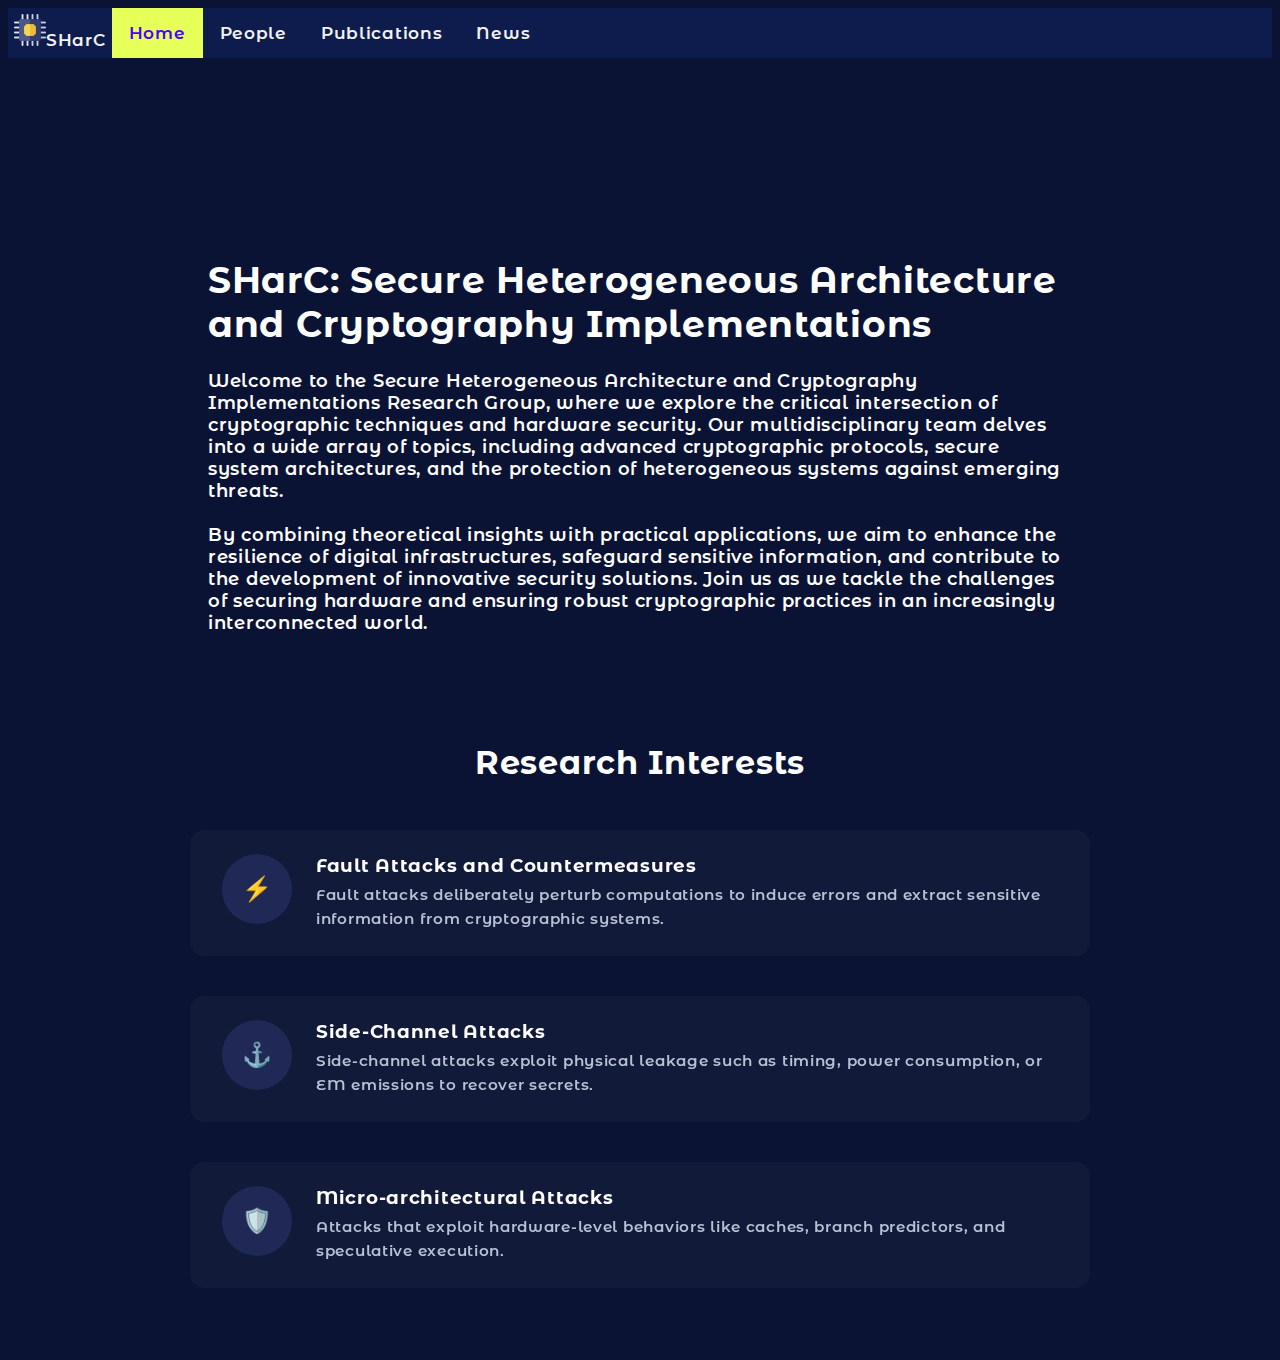
<file: index.html>
<!DOCTYPE html>
<html lang="en">

<head>
    <meta charset="UTF-8">
    <meta name="viewport" content="width=device-width, initial-scale=1.0">
    <title>SHarC</title>
    <link rel="stylesheet" href="style.css">
    <link rel="stylesheet" href="https://cdnjs.cloudflare.com/ajax/libs/font-awesome/4.7.0/css/font-awesome.min.css">
    <link rel="preconnect" href="https://fonts.googleapis.com">
    <link rel="preconnect" href="https://fonts.gstatic.com" crossorigin>
    <link href="https://fonts.googleapis.com/css2?family=Montserrat+Alternates:wght@400;600&display=swap"
        rel="stylesheet">

</head>

<body>
    <div id="navbar"></div>

    <main class="main-content">
        <section class="hero">
            <h1>SHarC: Secure Heterogeneous Architecture and Cryptography Implementations</h1>
            <p>
                Welcome to the Secure Heterogeneous Architecture and Cryptography Implementations Research Group, where
                we explore the critical intersection of cryptographic techniques and hardware security. Our
                multidisciplinary team delves into a wide array of topics, including advanced cryptographic protocols,
                secure system architectures, and the protection of heterogeneous systems against emerging threats.<br>
                <br>

                By combining theoretical insights with practical applications, we aim to enhance the resilience of
                digital
                infrastructures, safeguard sensitive information, and contribute to the development of innovative
                security solutions. Join us as we tackle the challenges of securing hardware and ensuring robust
                cryptographic practices in an increasingly interconnected world.
            </p>
        </section>
    </main>

    <section class="research-section">
        <h2 class="section-title">Research Interests</h2>

        <div class="research-list">

            <div class="research-card">
                <div class="icon-circle">
                    ⚡
                </div>
                <div class="card-content">
                    <h3>Fault Attacks and Countermeasures</h3>
                    <p>
                        Fault attacks deliberately perturb computations to induce errors
                        and extract sensitive information from cryptographic systems.
                    </p>
                </div>
            </div>

            <div class="research-card">
                <div class="icon-circle">
                    ⚓
                </div>
                <div class="card-content">
                    <h3>Side-Channel Attacks</h3>
                    <p>
                        Side-channel attacks exploit physical leakage such as timing,
                        power consumption, or EM emissions to recover secrets.
                    </p>
                </div>
            </div>

            <div class="research-card">
                <div class="icon-circle">
                    🛡️
                </div>
                <div class="card-content">
                    <h3>Micro-architectural Attacks</h3>
                    <p>
                        Attacks that exploit hardware-level behaviors like caches,
                        branch predictors, and speculative execution.
                    </p>
                </div>
            </div>

        </div>
    </section>





    <script src="script.js" defer></script>
</body>

</html>
</file>
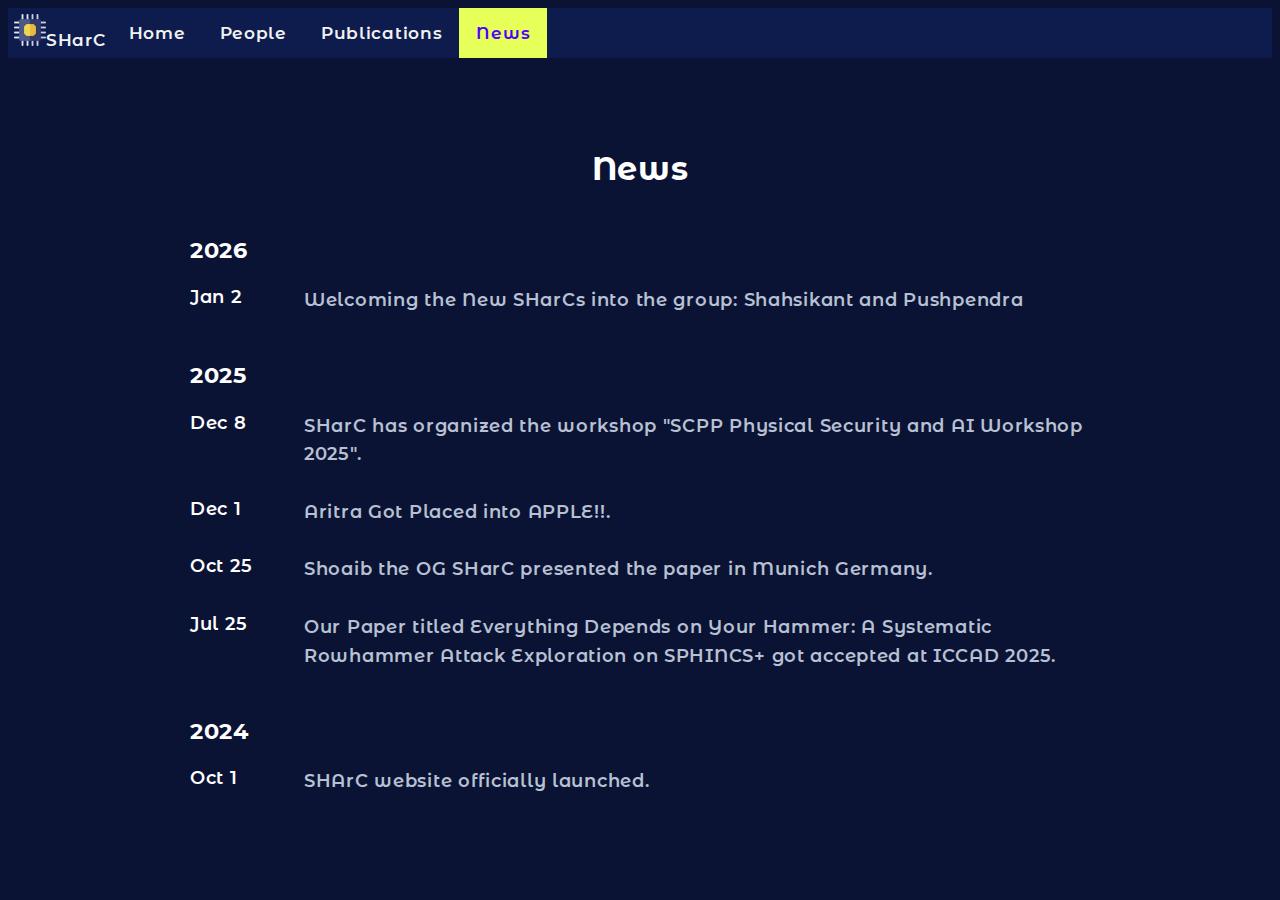
<file: news.html>
<!DOCTYPE html>
<html lang="en">

<head>
    <meta charset="UTF-8">
    <meta name="viewport" content="width=device-width, initial-scale=1.0">
    <title>SHarC</title>
    <link rel="stylesheet" href="style.css">
    <link rel="stylesheet" href="https://cdnjs.cloudflare.com/ajax/libs/font-awesome/4.7.0/css/font-awesome.min.css">
    <link rel="preconnect" href="https://fonts.googleapis.com">
    <link rel="preconnect" href="https://fonts.gstatic.com" crossorigin>
    <link href="https://fonts.googleapis.com/css2?family=Montserrat+Alternates:wght@400;600&display=swap"
        rel="stylesheet">

</head>

<body>
    <div id="navbar"></div>

    <section class="news-section">

        <h2 class="section-title">News</h2>

        <!-- 2026 -->
        <div class="news-year">
            <h3 class="news-year-title">2026</h3>
            <ul class="news-list">

                <li class="news-item">
                    <a href="">
                        <span class="news-date">Jan 2</span>
                        <span class="news-text">Welcoming the New SHarCs into the group: Shahsikant and Pushpendra
                        </span>
                    </a>
                </li>

            </ul>
        </div>

        <!-- 2025 -->
        <div class="news-year">
            <h3 class="news-year-title">2025</h3>
            <ul class="news-list">

                <li class="news-item">
                    <a href="https://shoaibubaid.github.io/workshop_website/">
                        <span class="news-date">Dec 8</span>
                        <span class="news-text">SHarC has organized the workshop "SCPP Physical Security
                            and AI
                            Workshop 2025".</span>
                    </a>
                </li>

                <li class="news-item">
                    <a href="">
                        <span class="news-date">Dec 1</span>
                        <span class="news-text">Aritra Got Placed into APPLE!!.</span>
                    </a>
                </li>

                <li class="news-item">
                    <a href="">
                        <span class="news-date">Oct 25</span>
                        <span class="news-text">Shoaib the OG SHarC presented the paper in Munich Germany.</span>
                    </a>
                </li>
                <li class="news-item">
                    <a href="https://ieeexplore.ieee.org/document/11240843">
                        <span class="news-date">Jul 25</span>
                        <span class="news-text">Our Paper titled Everything Depends on Your Hammer: A Systematic
                            Rowhammer Attack Exploration on SPHINCS+ got accepted at ICCAD 2025.</span>
                    </a>
                </li>



            </ul>
        </div>

        <!-- 2024 -->
        <div class="news-year">
            <h3 class="news-year-title">2024</h3>
            <ul class="news-list">

                <li class="news-item">
                    <a href="index.html">
                        <span class="news-date">Oct 1</span>
                        <span class="news-text">SHArC website officially launched.</span>
                    </a>
                </li>

            </ul>
        </div>

    </section>

    <script src="script.js" defer></script>
</body>

</html>
</file>
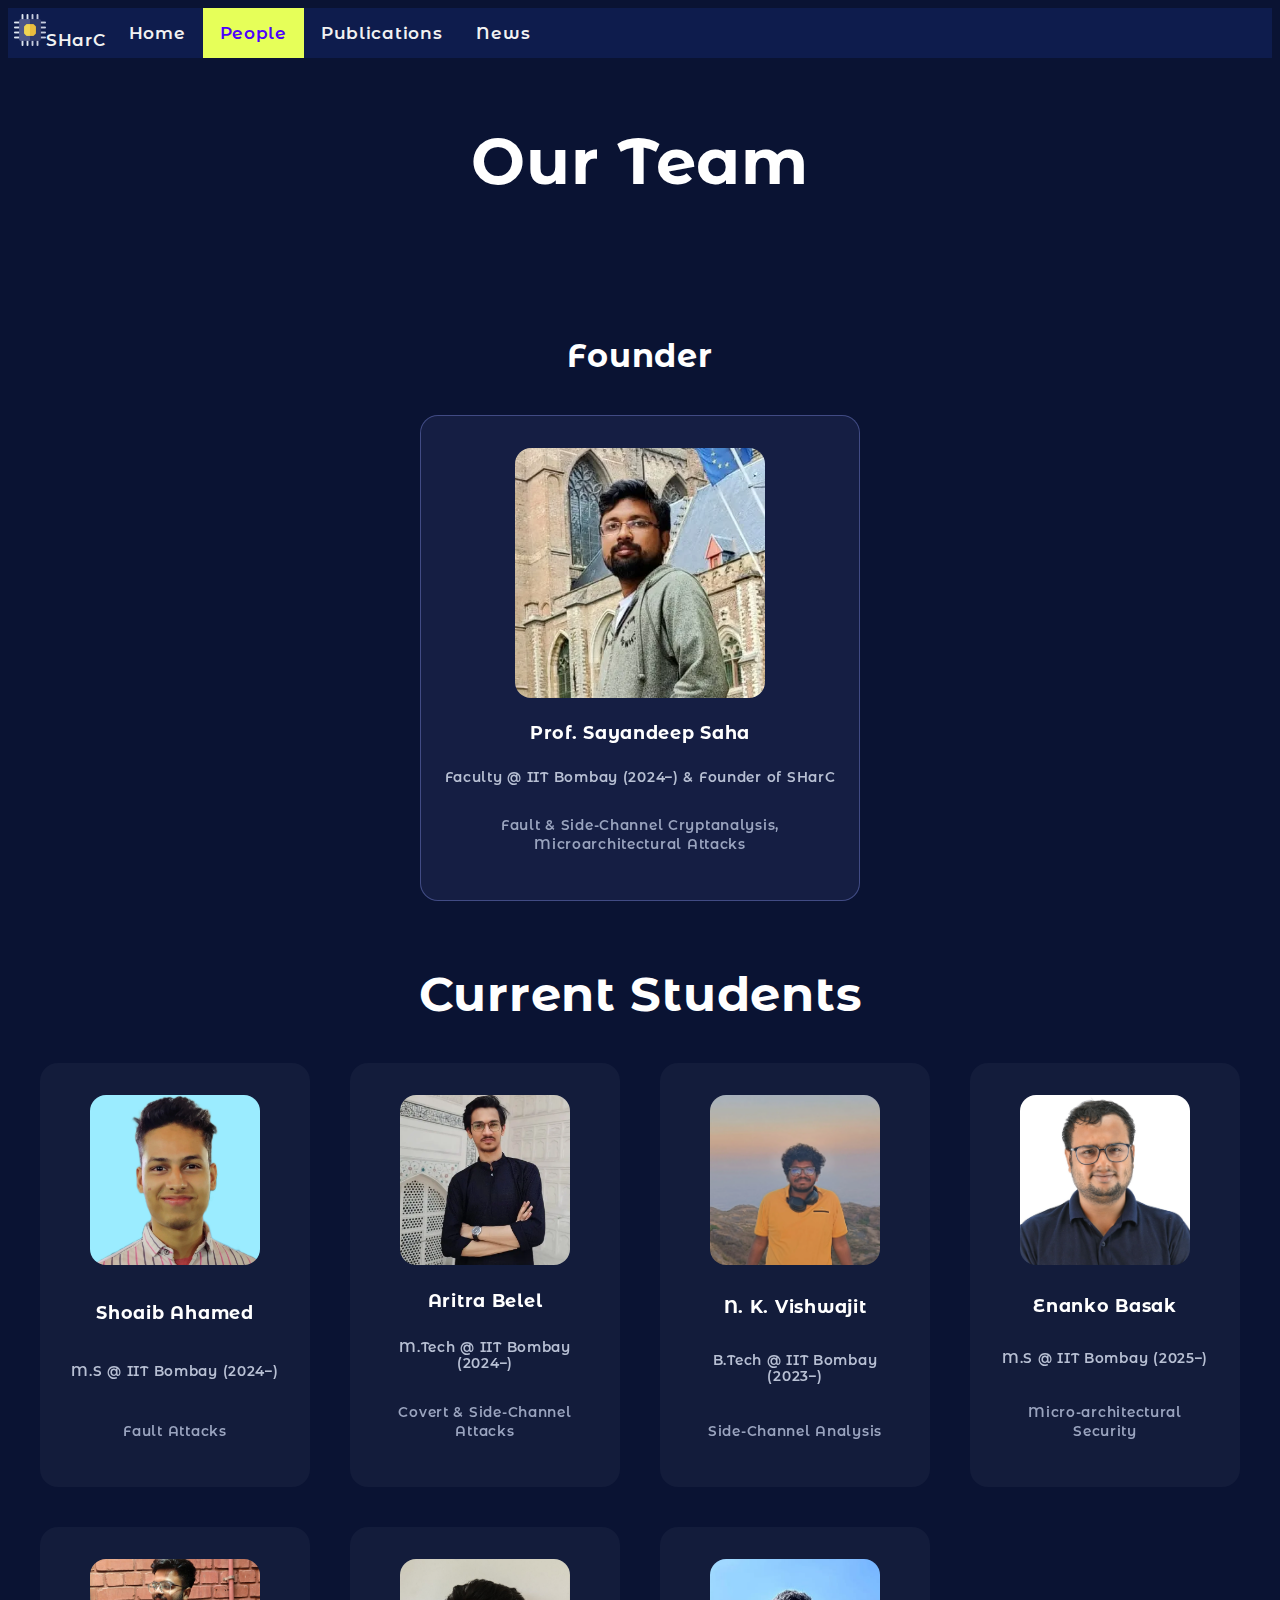
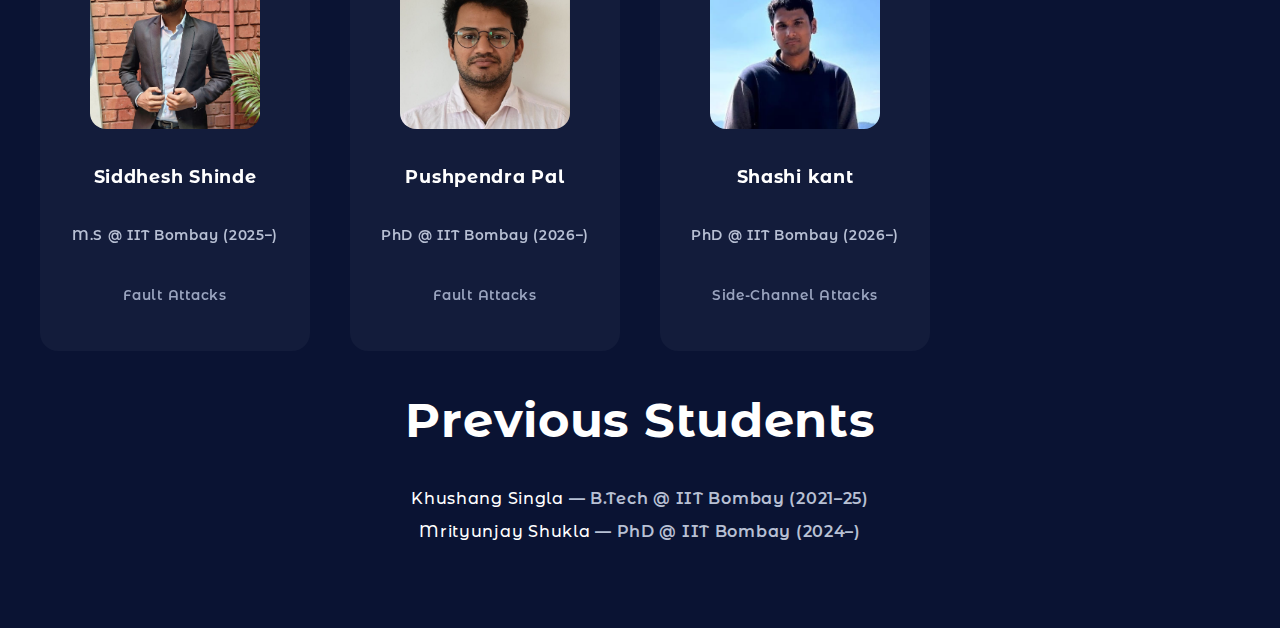
<file: people.html>
<!DOCTYPE html>
<html lang="en">

<head>
    <meta charset="UTF-8">
    <meta name="viewport" content="width=device-width, initial-scale=1.0">
    <title>SHarC</title>
    <link rel="stylesheet" href="style.css">
    <link rel="stylesheet" href="https://cdnjs.cloudflare.com/ajax/libs/font-awesome/4.7.0/css/font-awesome.min.css">
    <link rel="preconnect" href="https://fonts.googleapis.com">
    <link rel="preconnect" href="https://fonts.gstatic.com" crossorigin>
    <link href="https://fonts.googleapis.com/css2?family=Montserrat+Alternates:wght@400;600&display=swap"
        rel="stylesheet">

</head>

<body>
    <div id="navbar"></div>
    <h1 class="section-title-h1">Our Team</h1>

    <section class="people-section">
        <h3 class="section-title-h3">Founder</h3>
        <!-- Featured Professor -->
        <div class="featured-wrapper">
            <a href="https://sites.google.com/view/sayandeepsaha/home" target="_blank" class="person-card featured">

                <img src="img/sayandeep.png" alt="Prof. Sayandeep Saha">
                <h3>Prof. Sayandeep Saha</h3>
                <p class="role">Faculty @ IIT Bombay (2024–) & Founder of SHarC</p>
                <p class="interest">
                    Fault & Side-Channel Cryptanalysis,<br>
                    Microarchitectural Attacks
                </p>
            </a>
        </div>


        <h2 class="section-title-h2">Current Students</h2>
        <!-- Current Students -->
        <div class="people-grid">

            <a href="https://www.linkedin.com/in/shoaib-ahamed-shaik-ghadiyalchi-561267357/" target="_blank" class="person-card">
                <img src="img/shoaib.jpg" alt="Shoaib Ahamed">
                <h3>Shoaib Ahamed</h3>
                <p class="role">M.S @ IIT Bombay (2024–)</p>
                <p class="interest">Fault Attacks</p>
            </a>

            <a href="https://www.cse.iitb.ac.in/~aritrabelel/" target="_blank" class="person-card">
                <img src="img/aritra.jpg" alt="Aritra Belel">
                <h3>Aritra Belel</h3>
                <p class="role">M.Tech @ IIT Bombay (2024–)</p>
                <p class="interest">Covert & Side-Channel Attacks</p>
            </a>

            <a href="https://in.linkedin.com/in/vishwaajith-n-k-aaa172309" target="_blank" class="person-card">
                <img src="img/vishwajith.jpg" alt="N. K. Vishwajit">
                <h3>N. K. Vishwajit</h3>
                <p class="role">B.Tech @ IIT Bombay (2023–)</p>
                <p class="interest">Side-Channel Analysis</p>
            </a>

            <a href="https://www.linkedin.com/in/enankobasak/?originalSubdomain=in" target="_blank" class="person-card">
                <img src="img/enanko.jpg" alt="Enanko">
                <h3>Enanko Basak</h3>
                <p class="role">M.S @ IIT Bombay (2025–)</p>
                <p class="interest">Micro-architectural Security</p>
            </a>

            <a href="https://www.linkedin.com/in/siddhesh-shinde-2108/" target="_blank" class="person-card">
                <img src="img/siddhesh.jpg" alt="Siddhesh">
                <h3>Siddhesh Shinde</h3>
                <p class="role">M.S @ IIT Bombay (2025–)</p>
                <p class="interest">Fault Attacks</p>
            </a>

            <a href="https://www.linkedin.com/in/pushpendra-pal-14ab21186/" target="_blank" class="person-card">
                <img src="img/pushpendra.jpg" alt="Pushpendra">
                <h3>Pushpendra Pal</h3>
                <p class="role">PhD @ IIT Bombay (2026–)</p>
                <p class="interest">Fault Attacks</p>
            </a>
            <a href="https://www.linkedin.com/in/shashi-kant-f07fed/" target="_blank" class="person-card">
                <img src="img/shahsikant.jpg" alt="Shashi kant">
                <h3>Shashi kant</h3>
                <p class="role">PhD @ IIT Bombay (2026–)</p>
                <p class="interest">Side-Channel Attacks</p>
            </a>

        </div>

        <h2 class="section-title-h2">Previous Students</h2>

        <ul class="alumni-list">
            <li>
                <a href="https://www.linkedin.com/in/khushang-singla-714973231/" target="_blank">
                    Khushang Singla
                </a>
                <span> — B.Tech @ IIT Bombay (2021–25)</span>
            </li>

            <li>
                <a href="https://www.linkedin.com/in/mrityunjay-shukla-a066b5203/" target="_blank">
                    Mrityunjay Shukla
                </a>
                <span> — PhD @ IIT Bombay (2024–)</span>
            </li>

        </ul>


    </section>



    <script src="script.js" defer></script>
</body>

</html>
</file>
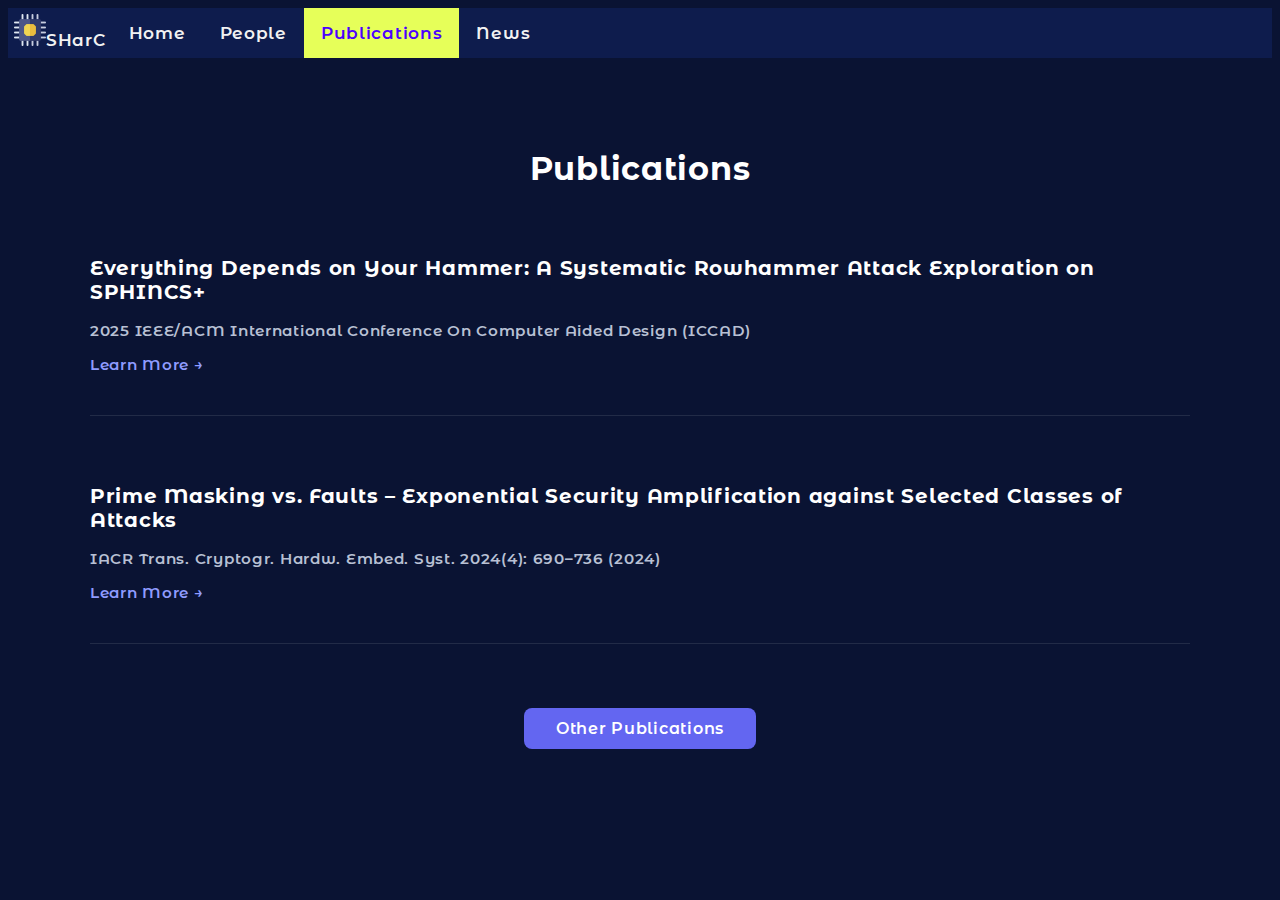
<file: publications.html>
<!DOCTYPE html>
<html lang="en">

<head>
    <meta charset="UTF-8">
    <meta name="viewport" content="width=device-width, initial-scale=1.0">
    <title>SHarC</title>
    <link rel="stylesheet" href="style.css">
    <link rel="stylesheet" href="https://cdnjs.cloudflare.com/ajax/libs/font-awesome/4.7.0/css/font-awesome.min.css">
    <link rel="preconnect" href="https://fonts.googleapis.com">
    <link rel="preconnect" href="https://fonts.gstatic.com" crossorigin>
    <link href="https://fonts.googleapis.com/css2?family=Montserrat+Alternates:wght@400;600&display=swap"
        rel="stylesheet">

</head>

<body>
    <div id="navbar"></div>

    <section class="publications-section">

        <h2 class="section-title">Publications</h2>

        <div class="publications-list">

            <div class="publication-card">
                <h3 class="publication-title">
                    Everything Depends on Your Hammer: A Systematic Rowhammer Attack Exploration on SPHINCS+
                </h3>
                <p class="publication-venue">
                    2025 IEEE/ACM International Conference On Computer Aided Design (ICCAD)
                </p>
                <a href="https://ieeexplore.ieee.org/document/11240843" target="_blank"
                    class="publication-link">
                    Learn More →
                </a>
            </div>


            <div class="publication-card">
                <h3 class="publication-title">
                    Prime Masking vs. Faults – Exponential Security Amplification against Selected Classes of Attacks
                </h3>
                <p class="publication-venue">
                    IACR Trans. Cryptogr. Hardw. Embed. Syst. 2024(4): 690–736 (2024)
                </p>
                <a href="https://tches.iacr.org/index.php/TCHES/article/view/11807" target="_blank"
                    class="publication-link">
                    Learn More →
                </a>
            </div>

        </div>

        <div class="publications-footer">
            <a href="https://dblp.org/pid/148/6886.html" target="_blank" class="publications-button">
                Other Publications
            </a>
        </div>

    </section>




    <script src="script.js" defer></script>
</body>

</html>
</file>
<file: style.css>
body {
    background-color: #0a1333;
    color: white;
    font-size: large;
    font-family: 'Montserrat Alternates', sans-serif;
    font-weight: 600;
    letter-spacing: 0.04em;

}



.hero {
    margin: 200px 200px 10px 200px;
    /* padding: 100px; */
}

/* Add a black background color to the top navigation */
.topnav {
    background-color: #0e1c4d;
    overflow: hidden;
}




/* Style the links inside the navigation bar */
.topnav a {
    float: left;
    display: block;
    color: #f2f2f2;
    text-align: center;
    padding: 15px 17px;
    text-decoration: none;
    font-size: 17px;
}

/* Change the color of links on hover */
.topnav a:hover:not(.toplogo) {
    background-color: #f4ff53;
    color: rgb(2, 49, 255);
}

/* Add an active class to highlight the current page */
.topnav a.active:not(.toplogo) {
    background-color: #e6ff59;
    color: rgb(76, 0, 255);
}

/* Hide the link that should open and close the topnav on small screens */
.topnav .icon {
    display: none;
}

.topnav .toplogo {
    padding: 5.5px 6px;
}


.toplogo {
    display: inline-flex;
    /* or flex */
    align-items: center;
    /* vertical alignment */
    gap: 8px;
    /* space between logo & text */
}

.toplogo img {
    width: 32px;
    height: 32px;
    /* display: block; */
    /* padding: 10px;  */
    /* margin: 10px; */
}

.topnav .toplogo:hover {
    background-color: #214c74;
}


/* .toplogo .logo-text {
    padding: 0px 0px 0px 0px;
    margin: 0px 0px 0px 0px;
} */

/* When the screen is less than 600 pixels wide, hide all links, except for the first one ("Home"). Show the link that contains should open and close the topnav (.icon) */
@media screen and (max-width: 600px) {
    .topnav a:not(:first-child) {
        display: none;
    }

    .topnav a.icon {
        float: right;
        display: block;
    }

    .hero {
        margin: 50px;
        /* padding: 100px; */
    }
}

/* The "responsive" class is added to the topnav with JavaScript when the user clicks on the icon. This class makes the topnav look good on small screens (display the links vertically instead of horizontally) */
@media screen and (max-width: 600px) {
    .topnav.responsive {
        position: relative;
    }

    .topnav.responsive a.icon {
        position: absolute;
        right: 0;
        top: 0;
    }

    .topnav.responsive a {
        float: none;
        display: block;
        text-align: left;
    }
}

.research-section {
    max-width: 900px;
    margin: 0 auto;
    padding: 4rem 1rem;
}

.section-title {
    text-align: center;
    font-size: 2rem;
    margin-bottom: 3rem;
    color: #ffffff;
}

.research-list {
    display: flex;
    flex-direction: column;
    gap: 2.5rem;
}

/* Card */
.research-card {
    display: flex;
    align-items: flex-start;
    gap: 1.5rem;
    background: rgba(255, 255, 255, 0.03);
    padding: 1.5rem 2rem;
    border-radius: 14px;
    backdrop-filter: blur(8px);
    transition: transform 0.25s ease, box-shadow 0.25s ease;
}

.research-card:hover {
    transform: translateY(-4px);
    box-shadow: 0 10px 30px rgba(0, 0, 0, 0.35);
}

/* Icon circle */
.icon-circle {
    width: 70px;
    height: 70px;
    border-radius: 50%;
    background: rgba(120, 130, 255, 0.15);
    display: flex;
    align-items: center;
    justify-content: center;
    font-size: 1.5rem;
    color: #8f9bff;
    flex-shrink: 0;
}

/* Text */
.card-content h3 {
    margin: 0 0 0.4rem;
    font-size: 1.15rem;
    color: #ffffff;
}

.card-content p {
    margin: 0;
    font-size: 0.95rem;
    line-height: 1.6;
    color: #b8c0d4;
}

/* Responsive */
@media (max-width: 600px) {
    .research-card {
        padding: 1.25rem;
    }

    /* .icon-circle {
    width: 48px;
    height: 48px;
  } */
}












/* people section */

.section-title-h1 {
    text-align: center;
    font-size: 4rem;
    margin: 4rem 0 2.5rem;
}

.section-title-h2 {
    font-size: 3rem;
    text-align: center;
    margin-bottom: 2.5rem;
}

.section-title-h3 {
    font-size: 2rem;
    text-align: center;
    margin-bottom: 2.5rem;
}


.people-section {
    max-width: 1200px;
    margin: 0 auto;
    padding: 4rem 1rem;
}



/* Featured wrapper */
.featured-wrapper {
    display: flex;
    justify-content: center;
    margin-bottom: 4rem;
}

/* Grid for students */
.people-grid {
    display: grid;
    grid-template-columns: repeat(auto-fit, minmax(240px, 1fr));
    grid-auto-rows: 1fr;
    gap: 2.5rem;
}

/* Base card */
.person-card {
    display: flex;
    flex-direction: column;
    align-items: center;
    justify-content: space-between;

    min-height: 360px;
    padding: 2rem 1.5rem;
    border-radius: 18px;
    text-align: center;
    text-decoration: none;
    color: inherit;

    background: rgba(255, 255, 255, 0.04);
    backdrop-filter: blur(0px);

    transition:
        transform 0.25s ease,
        backdrop-filter 0.25s ease,
        background 0.25s ease,
        box-shadow 0.25s ease;
}

/* Hover */
.person-card:hover {
    transform: translateY(-8px);
    backdrop-filter: blur(12px);
    background: rgba(255, 255, 255, 0.08);
    box-shadow: 0 24px 50px rgba(0, 0, 0, 0.4);
}

/* Images */
.person-card img {
    width: 140px;
    height: 140px;
    object-fit: cover;
    border-radius: 16px;
}

/* Text */
.person-card h3 {
    margin-top: 1.2rem;
    font-size: 1.1rem;
}

.person-card .role {
    font-size: 0.85rem;
    color: #b8c0d4;
    margin-top: 0.3rem;
}

.person-card .interest {
    font-size: 0.85rem;
    color: #9aa4bf;
    line-height: 1.4;
    margin-top: 0.8rem;
}

/* Featured card */
.person-card.featured {
    max-width: 420px;
    min-height: 420px;
    border: 1px solid rgba(150, 160, 255, 0.35);
    background: rgba(150, 160, 255, 0.08);
}

.person-card.featured:hover {
    background: rgba(150, 160, 255, 0.14);
}



/* Mobile */
@media (max-width: 600px) {
    .person-card {
        min-height: 340px;
    }

    .person-card.featured {
        min-height: 380px;
    }
}



.person-card img {
    width: 140px;
    height: 140px;
}

@media (min-width: 1024px) {
    .person-card img {
        width: 170px;
        height: 170px;
    }

    /* Optional: featured prof even bigger */
    .person-card.featured img {
        width: 250px;
        height: 250px;
    }
}

.alumni-list {
    list-style: none;
    padding: 0;
    margin: 2rem auto 0;
    max-width: 600px;
    text-align: center;
}

.alumni-list li {
    margin-bottom: 0.9rem;
    font-size: 1rem;
    color: #b8c0d4;
}

.alumni-list a {
    color: #ffffff;
    text-decoration: none;
    font-weight: 500;
}

.alumni-list a:hover {
    text-decoration: underline;
}




















/* publications */
.publications-section {
    max-width: 1100px;
    margin: 0 auto;
    padding: 4rem 1rem;
}

.publications-list {
    display: flex;
    flex-direction: column;
    gap: 3rem;
}

/* Individual publication */
.publication-card {
    padding-bottom: 2.5rem;
    border-bottom: 1px solid rgba(255, 255, 255, 0.1);
}

.publication-title {
    font-size: 1.25rem;
    color: #ffffff;
    margin-bottom: 0.6rem;
}

.publication-venue {
    font-size: 0.95rem;
    color: #b8c0d4;
    line-height: 1.6;
    margin-bottom: 0.6rem;
}

.publication-link {
    font-size: 0.95rem;
    color: #8f9bff;
    text-decoration: none;
}

.publication-link:hover {
    /* text-decoration: underline; */
    color: #c3d37b;
}

/* Footer button */
.publications-footer {
    margin-top: 4rem;
    text-align: center;
}

.publications-button {
    display: inline-block;
    padding: 0.7rem 2rem;
    border-radius: 8px;
    background: #6366f1;
    color: #ffffff;
    text-decoration: none;
    font-size: 1rem;
}

.publications-button:hover {
    background: #4f46e5;
}

/* Responsive tweaks */
@media (max-width: 600px) {
    .publication-title {
        font-size: 1.1rem;
    }
}




/* News section */
.news-section {
  max-width: 900px;
  margin: 0 auto;
  padding: 4rem 1rem;
}

/* Year heading */
.news-year-title {
  font-size: 1.4rem;
  margin: 2.5rem 0 1rem;
  color: #ffffff;
}

/* List */
.news-list {
  list-style: none;
  padding: 0;
  margin: 0;
}

/* Item */
.news-item {
  margin-bottom: 1rem;
}

/* Clickable row */
.news-item a {
  display: flex;
  gap: 1.5rem;
  padding: 0.4rem 0;
  text-decoration: none;
}

.news-item a:hover .news-text {
  /* text-decoration: underline; */
  color: #c3d37b;
}

/* Date */
.news-date {
  min-width: 90px;
  font-weight: 600;
  color: #ffffff;
}

/* Text */
.news-text {
  color: #b8c0d4;
  line-height: 1.6;
}
</file>
